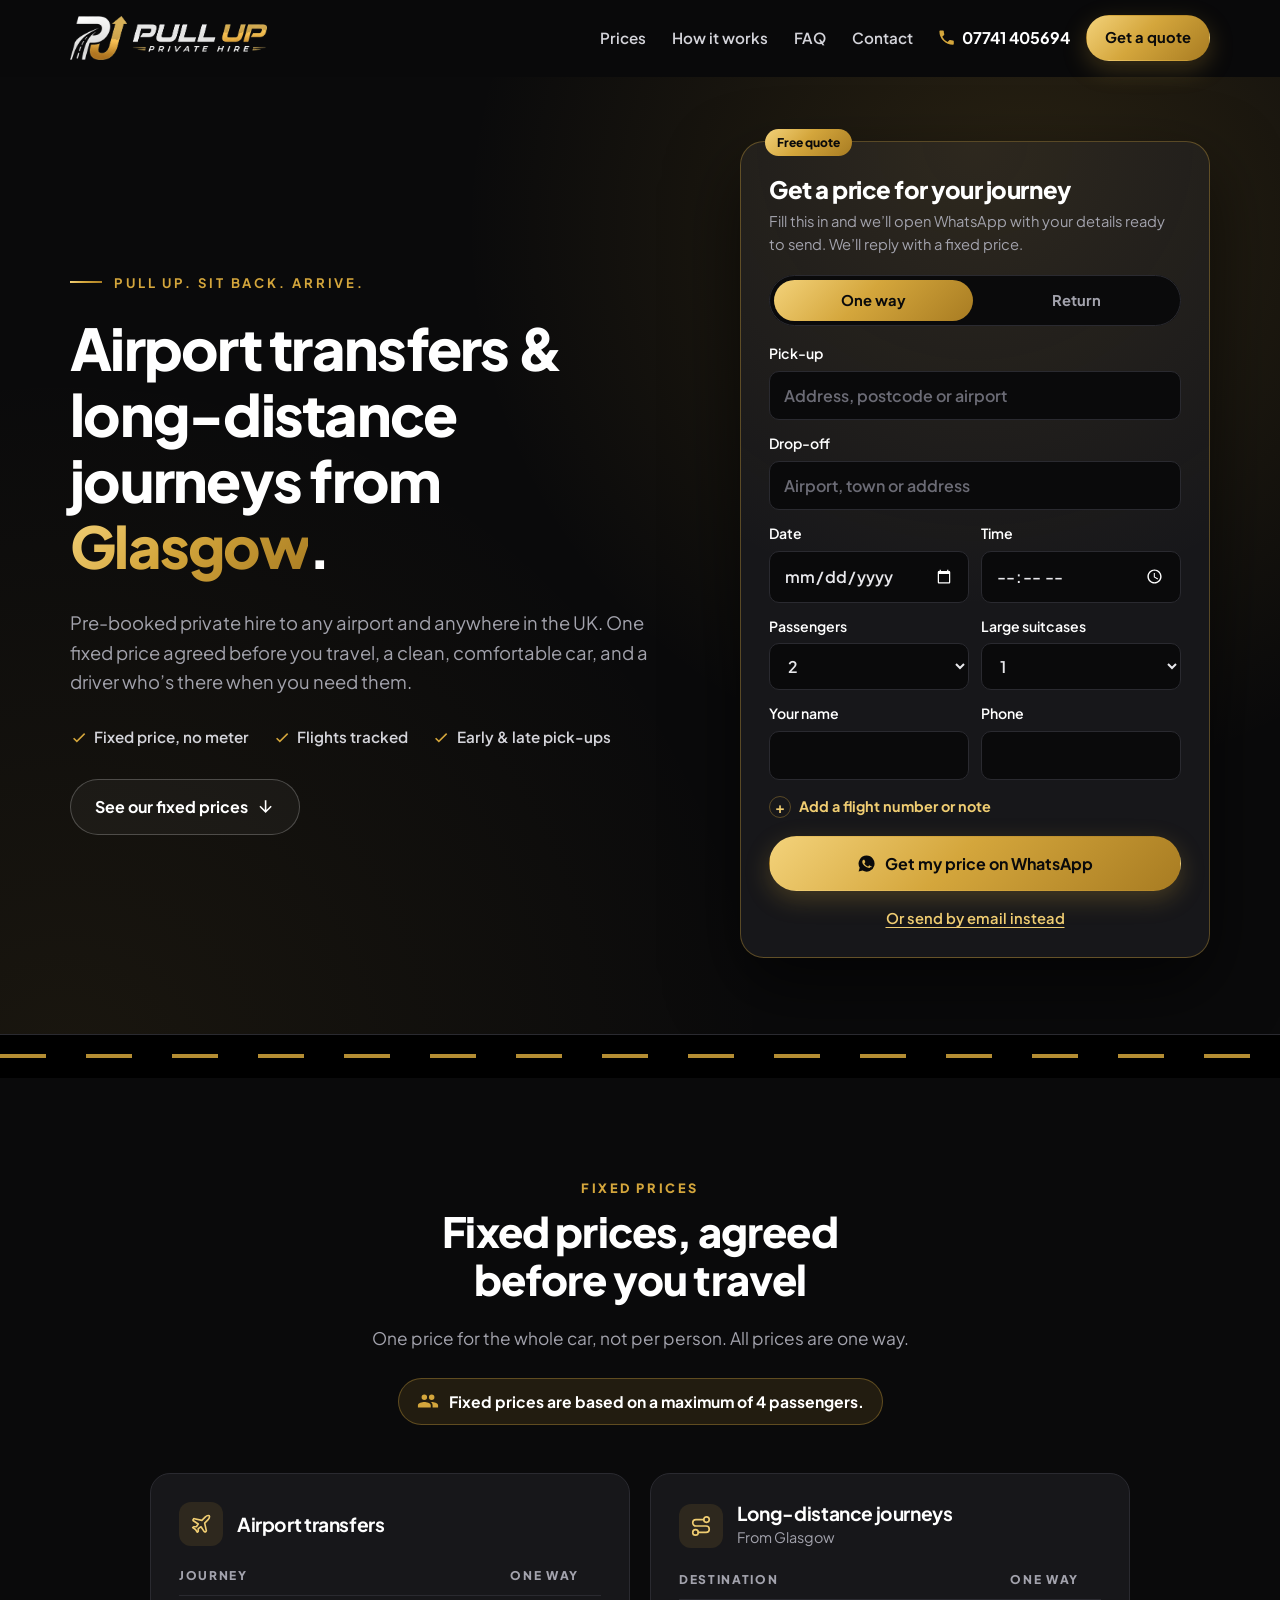
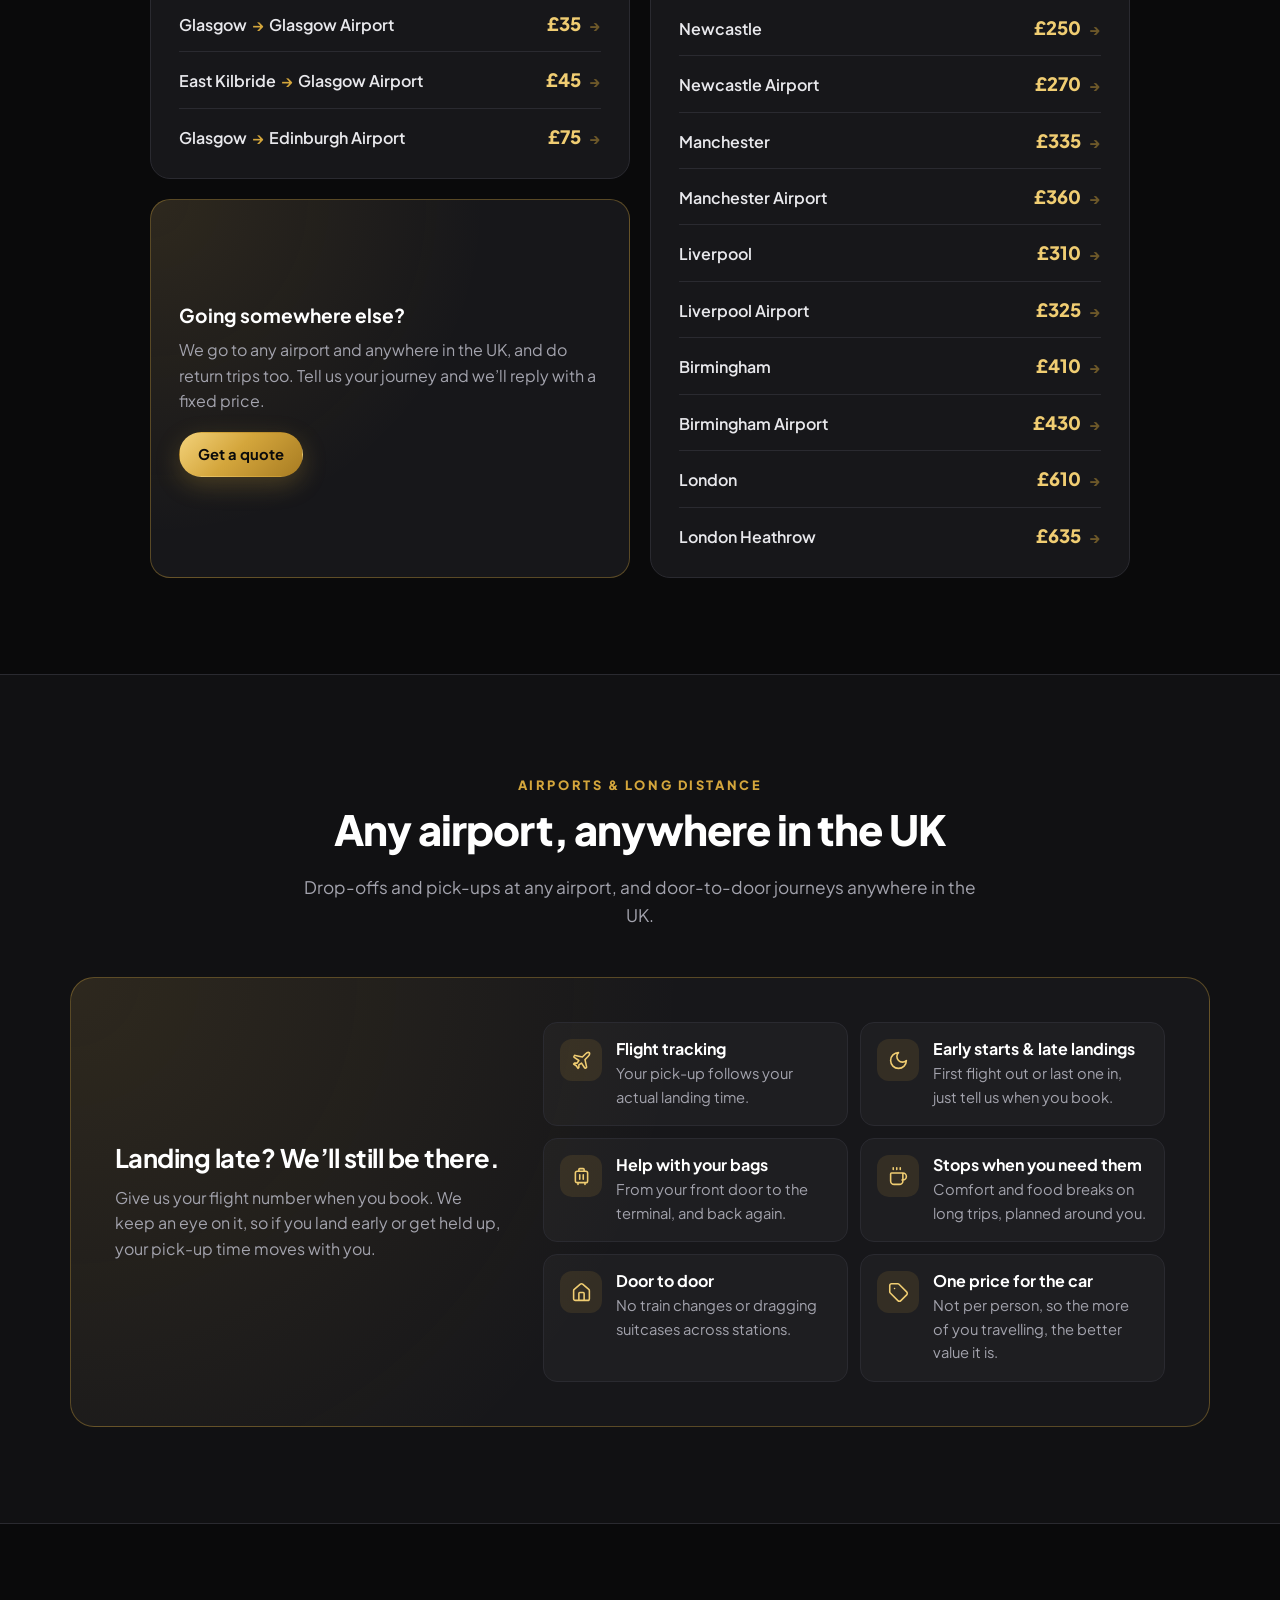
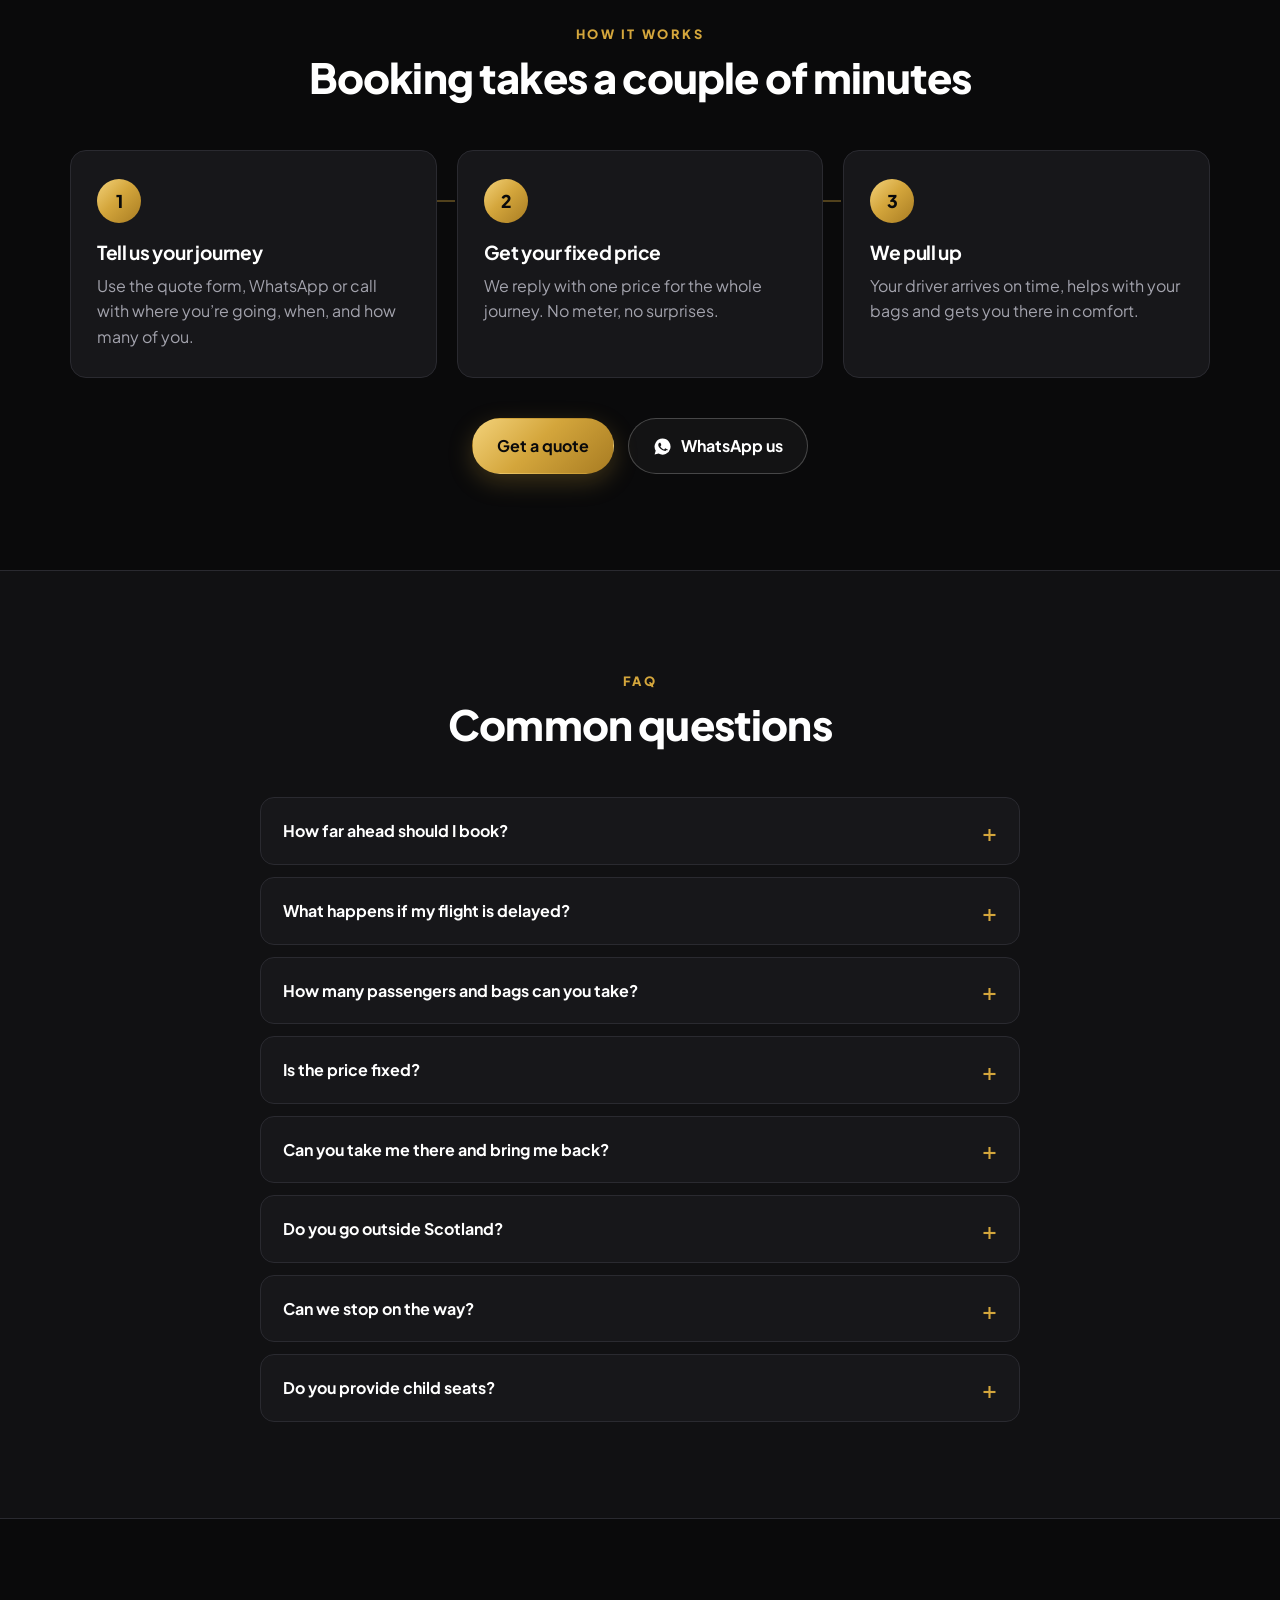
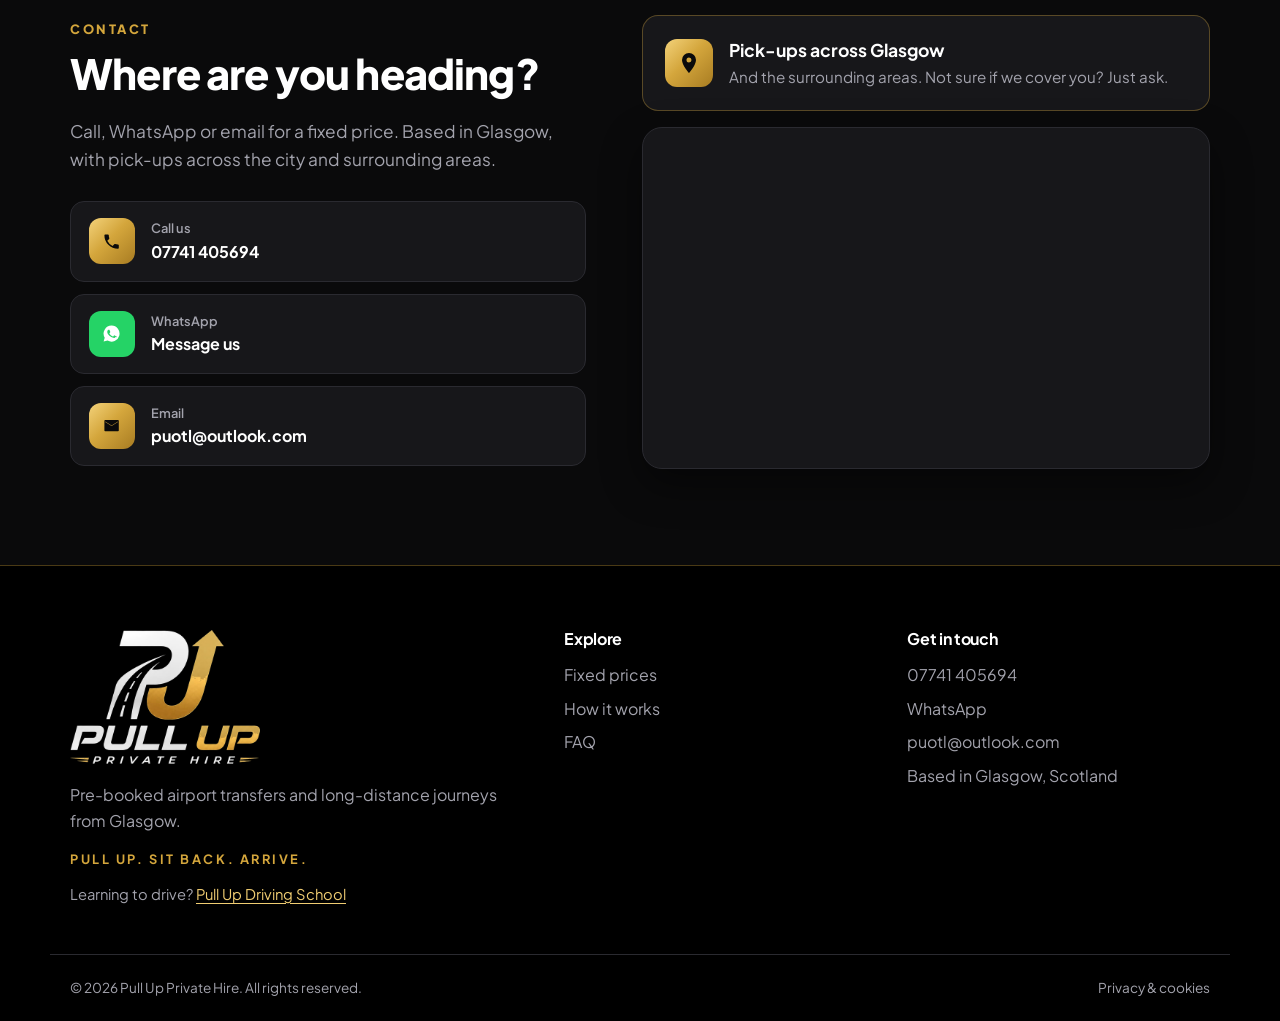
<file: index.html>
<!doctype html>
<html lang="en-GB">
<head>
  <meta charset="utf-8">
  <meta name="viewport" content="width=device-width, initial-scale=1">
  <title>Airport Transfers &amp; Long-Distance Private Hire Glasgow | Pull Up Private Hire</title>
  <meta name="description" content="Pre-booked airport transfers and long-distance journeys from Glasgow, to any airport and anywhere in the UK. Fixed prices, flights tracked.">
  <!-- Live on GitHub Pages for now. When a domain is bought, change these URLs here, in robots.txt, sitemap.xml and privacy/ (see README). -->
  <link rel="canonical" href="https://aacb12.github.io/pull-up-private-hire/">
  <meta name="theme-color" content="#0a0a0b">

  <meta property="og:title" content="Pull Up Private Hire | Airport Transfers &amp; Long-Distance Journeys from Glasgow">
  <meta property="og:description" content="Pre-booked airport transfers and long-distance journeys from Glasgow. One fixed price agreed before you travel.">
  <meta property="og:url" content="https://aacb12.github.io/pull-up-private-hire/">
  <meta property="og:image" content="https://aacb12.github.io/pull-up-private-hire/images/og-image.jpg">
  <meta property="og:image:width" content="1200">
  <meta property="og:image:height" content="630">
  <meta property="og:type" content="website">

  <link rel="icon" href="images/favicon.png" type="image/png" sizes="96x96">
  <link rel="apple-touch-icon" href="images/apple-touch-icon.png">
  <link rel="preconnect" href="https://fonts.googleapis.com">
  <link rel="preconnect" href="https://fonts.gstatic.com" crossorigin>
  <link href="https://fonts.googleapis.com/css2?family=Plus+Jakarta+Sans:wght@400;500;600;700;800&display=swap" rel="stylesheet">
  <link rel="stylesheet" href="styles.css?v=4">

  <script type="application/ld+json">
  {
    "@context": "https://schema.org",
    "@type": "TaxiService",
    "name": "Pull Up Private Hire",
    "url": "https://aacb12.github.io/pull-up-private-hire/",
    "image": "https://aacb12.github.io/pull-up-private-hire/images/og-image.jpg",
    "description": "Pre-booked airport transfers and long-distance journeys from Glasgow.",
    "areaServed": [
      { "@type": "City", "name": "Glasgow" },
      { "@type": "Country", "name": "United Kingdom" }
    ],
    "provider": {
      "@type": "LocalBusiness",
      "name": "Pull Up Private Hire",
      "url": "https://aacb12.github.io/pull-up-private-hire/",
      "telephone": "+447741405694",
      "email": "puotl@outlook.com",
      "address": { "@type": "PostalAddress", "addressLocality": "Glasgow", "addressCountry": "GB" }
    }
  }
  </script>
</head>
<body>

  <a href="#main" class="skip-link">Skip to content</a>

  <header class="site-header">
    <div class="container header-inner">
      <a href="#top" class="logo" aria-label="Pull Up Private Hire home">
        <img src="images/logo-header.png" alt="Pull Up Private Hire" width="537" height="120">
      </a>
      <nav class="nav" id="nav">
        <a href="#prices">Prices</a>
        <a href="#how">How it works</a>
        <a href="#faq">FAQ</a>
        <a href="#contact">Contact</a>
      </nav>
      <div class="header-actions">
        <a href="tel:+447741405694" class="header-phone">
          <svg viewBox="0 0 24 24" aria-hidden="true"><path d="M6.6 10.8a15.1 15.1 0 0 0 6.6 6.6l2.2-2.2c.3-.3.7-.4 1-.2 1.1.4 2.3.6 3.6.6.6 0 1 .4 1 1V20c0 .6-.4 1-1 1A17 17 0 0 1 3 4c0-.6.4-1 1-1h3.5c.6 0 1 .4 1 1 0 1.2.2 2.4.6 3.6.1.3 0 .7-.2 1l-2.3 2.2Z"/></svg>
          07741 405694
        </a>
        <a href="#quote" class="btn btn-gold btn-small">Get a quote</a>
        <button class="nav-toggle" aria-label="Open menu" aria-expanded="false" aria-controls="nav">
          <span></span><span></span><span></span>
        </button>
      </div>
    </div>
  </header>

  <main id="main">

    <!-- Hero with the quote form -->
    <section class="hero" id="top">
      <div class="container hero-inner">
        <div class="hero-copy">
          <p class="eyebrow">Pull Up. Sit back. Arrive.</p>
          <h1>Airport transfers &amp; long-distance journeys from <span class="hl">Glasgow</span>.</h1>
          <p class="lead">Pre-booked private hire to any airport and anywhere in the UK. One fixed price agreed before you travel, a clean, comfortable car, and a driver who’s there when you need them.</p>
          <ul class="trust">
            <li><svg viewBox="0 0 24 24" aria-hidden="true"><path d="m9 16.2-3.5-3.5L4 14.1l5 5 11-11-1.4-1.4z"/></svg>Fixed price, no meter</li>
            <li><svg viewBox="0 0 24 24" aria-hidden="true"><path d="m9 16.2-3.5-3.5L4 14.1l5 5 11-11-1.4-1.4z"/></svg>Flights tracked</li>
            <li><svg viewBox="0 0 24 24" aria-hidden="true"><path d="m9 16.2-3.5-3.5L4 14.1l5 5 11-11-1.4-1.4z"/></svg>Early &amp; late pick-ups</li>
          </ul>
          <a href="#prices" class="btn btn-ghost hero-prices">
            See our fixed prices
            <svg viewBox="0 0 24 24" aria-hidden="true"><path d="M11 4h2v12.2l5.3-5.3 1.4 1.4L12 20l-7.7-7.7 1.4-1.4 5.3 5.3z"/></svg>
          </a>
        </div>

        <form class="quote-card form" id="quote">
          <p class="tag">Free quote</p>
          <h2>Get a price for your journey</h2>
          <p class="form-hint">Fill this in and we’ll open WhatsApp with your details ready to send. We’ll reply with a fixed price.</p>

          <fieldset class="seg">
            <legend class="sr-only">Journey type</legend>
            <label><input type="radio" name="trip" value="One way" checked><span>One way</span></label>
            <label><input type="radio" name="trip" value="Return"><span>Return</span></label>
          </fieldset>

          <label>Pick-up
            <input name="pickup" required list="places" autocomplete="street-address" placeholder="Address, postcode or airport">
          </label>
          <label>Drop-off
            <input name="dropoff" required list="places" placeholder="Airport, town or address">
          </label>
          <div class="field-row">
            <label>Date<input name="date" type="date" required></label>
            <label>Time<input name="time" type="time" required step="300"></label>
          </div>
          <div class="field-row" id="return-fields" hidden>
            <label>Return date<input name="returnDate" type="date"></label>
            <label>Return time<input name="returnTime" type="time" step="300"></label>
          </div>
          <div class="field-row">
            <label>Passengers
              <select name="passengers">
                <option>1</option><option selected>2</option><option>3</option><option>4</option><option>5</option><option>6</option><option>7</option><option>8</option><option>9 or more</option>
              </select>
            </label>
            <label>Large suitcases
              <select name="cases">
                <option>0</option><option selected>1</option><option>2</option><option>3</option><option>4</option><option>5</option><option>6</option><option>7 or more</option>
              </select>
            </label>
          </div>
          <div class="field-row">
            <label>Your name<input name="name" required autocomplete="name"></label>
            <label>Phone<input name="phone" type="tel" required autocomplete="tel"></label>
          </div>
          <details class="more">
            <summary>Add a flight number or note</summary>
            <label>Flight number<input name="flight" placeholder="e.g. EZY6942" autocapitalize="characters"></label>
            <label>Anything else?<textarea name="message" rows="3" placeholder="e.g. child seat needed, or a stop on the way"></textarea></label>
          </details>

          <button type="submit" class="btn btn-gold btn-block">
            <svg viewBox="0 0 24 24" aria-hidden="true"><path d="M12 2a10 10 0 0 0-8.6 15.1L2 22l5-1.3A10 10 0 1 0 12 2Zm5.3 14.1c-.2.6-1.3 1.2-1.8 1.3-.5 0-1 .2-3.3-.7a11.4 11.4 0 0 1-4.6-4c-.4-.5-1-1.6-1-3 0-1.3.7-2 1-2.3.2-.3.5-.3.7-.3h.5c.2 0 .4 0 .6.5l.9 2.1c0 .2.1.4 0 .6l-.4.6-.5.5c-.1.2-.3.3-.1.6.2.3.8 1.3 1.7 2.1 1.2 1 2.1 1.3 2.4 1.5.3.1.5.1.7-.1l.9-1.1c.2-.3.4-.2.7-.1l2 1c.3.1.5.2.6.3 0 .2 0 .8-.2 1.4Z"/></svg>
            Get my price on WhatsApp
          </button>
          <button type="button" class="link-btn" id="send-email">Or send by email instead</button>

          <datalist id="places">
            <option value="Glasgow Airport"></option>
            <option value="Edinburgh Airport"></option>
            <option value="Glasgow Prestwick Airport"></option>
            <option value="Aberdeen Airport"></option>
            <option value="Inverness Airport"></option>
            <option value="Newcastle Airport"></option>
            <option value="Manchester Airport"></option>
            <option value="Liverpool John Lennon Airport"></option>
            <option value="Birmingham Airport"></option>
            <option value="London Heathrow Airport"></option>
            <option value="London Gatwick Airport"></option>
            <option value="London Stansted Airport"></option>
            <option value="London Luton Airport"></option>
            <option value="Glasgow city centre"></option>
            <option value="Edinburgh city centre"></option>
          </datalist>
        </form>
      </div>
      <div class="road" aria-hidden="true"></div>
    </section>

    <!-- Fixed prices: the one place destinations and prices are listed -->
    <section id="prices" class="section">
      <div class="container">
        <div class="section-head">
          <p class="kicker">Fixed prices</p>
          <h2>Fixed prices, agreed before you travel</h2>
          <p class="section-sub">One price for the whole car, not per person. All prices are one way.</p>
          <p class="price-note">
            <svg viewBox="0 0 24 24" aria-hidden="true"><path d="M16 11a3 3 0 1 0 0-6 3 3 0 0 0 0 6Zm-8 0a3 3 0 1 0 0-6 3 3 0 0 0 0 6Zm0 2c-2.3 0-7 1.2-7 3.5V19h14v-2.5C15 14.2 10.3 13 8 13Zm8 0h-1c1.2.8 2 2 2 3.5V19h6v-2.5c0-2.3-4.7-3.5-7-3.5Z"/></svg>
            Fixed prices are based on a maximum of 4 passengers.
          </p>
        </div>
        <div class="price-grid">
          <div class="price-card price-air">
            <div class="price-head">
              <span class="icon-wrap"><svg viewBox="0 0 24 24" aria-hidden="true"><path d="M17.8 19.2 16 11l3.5-3.5C21 6 21.5 4 21 3c-1-.5-3 0-4.5 1.5L13 8 4.8 6.2c-.5-.1-.9.1-1.1.5l-.3.5c-.2.5-.1 1 .3 1.3L9 12l-2 3H4l-1 1 3 2 2 3 1-1v-3l3-2 3.5 5.3c.3.4.8.5 1.3.3l.5-.2c.4-.3.6-.7.5-1.2Z"/></svg></span>
              <h3 id="price-air">Airport transfers</h3>
            </div>
            <p class="price-cols" aria-hidden="true"><span>Journey</span><span>One way</span></p>
            <ul class="price-list" aria-labelledby="price-air">
              <li><a href="#quote" data-to="Glasgow Airport"><span>Glasgow <span class="to" aria-hidden="true">→</span><span class="sr-only">to</span> Glasgow&nbsp;Airport</span><strong>£35</strong></a></li>
              <li><a href="#quote" data-to="Glasgow Airport"><span>East Kilbride <span class="to" aria-hidden="true">→</span><span class="sr-only">to</span> Glasgow&nbsp;Airport</span><strong>£45</strong></a></li>
              <li><a href="#quote" data-to="Edinburgh Airport"><span>Glasgow <span class="to" aria-hidden="true">→</span><span class="sr-only">to</span> Edinburgh&nbsp;Airport</span><strong>£75</strong></a></li>
            </ul>
          </div>
          <div class="price-card price-long">
            <div class="price-head">
              <span class="icon-wrap"><svg viewBox="0 0 24 24" aria-hidden="true"><circle cx="6" cy="19" r="3"/><path d="M9 19h8.5a3.5 3.5 0 0 0 0-7h-11a3.5 3.5 0 0 1 0-7H15"/><circle cx="18" cy="5" r="3"/></svg></span>
              <div>
                <h3 id="price-long">Long-distance journeys</h3>
                <span>From Glasgow</span>
              </div>
            </div>
            <p class="price-cols" aria-hidden="true"><span>Destination</span><span>One way</span></p>
            <ul class="price-list" aria-labelledby="price-long">
              <li><a href="#quote" data-to="Newcastle"><span>Newcastle</span><strong>£250</strong></a></li>
              <li><a href="#quote" data-to="Newcastle Airport"><span>Newcastle Airport</span><strong>£270</strong></a></li>
              <li><a href="#quote" data-to="Manchester"><span>Manchester</span><strong>£335</strong></a></li>
              <li><a href="#quote" data-to="Manchester Airport"><span>Manchester Airport</span><strong>£360</strong></a></li>
              <li><a href="#quote" data-to="Liverpool"><span>Liverpool</span><strong>£310</strong></a></li>
              <li><a href="#quote" data-to="Liverpool John Lennon Airport"><span>Liverpool Airport</span><strong>£325</strong></a></li>
              <li><a href="#quote" data-to="Birmingham"><span>Birmingham</span><strong>£410</strong></a></li>
              <li><a href="#quote" data-to="Birmingham Airport"><span>Birmingham Airport</span><strong>£430</strong></a></li>
              <li><a href="#quote" data-to="London"><span>London</span><strong>£610</strong></a></li>
              <li><a href="#quote" data-to="London Heathrow Airport"><span>London Heathrow</span><strong>£635</strong></a></li>
            </ul>
          </div>
          <div class="price-ask">
            <strong>Going somewhere else?</strong>
            <p>We go to any airport and anywhere in the UK, and do return trips too. Tell us your journey and we’ll reply with a fixed price.</p>
            <a href="#quote" class="btn btn-gold btn-small">Get a quote</a>
          </div>
        </div>
      </div>
    </section>

    <!-- Airports and long distance -->
    <section id="service" class="section section-tint">
      <div class="container">
        <div class="section-head">
          <p class="kicker">Airports &amp; long distance</p>
          <h2>Any airport, anywhere in the UK</h2>
          <p class="section-sub">Drop-offs and pick-ups at any airport, and door-to-door journeys anywhere in the UK.</p>
        </div>
        <!-- TODO: check each promise in this panel with the driver before going live -->
        <div class="panel">
          <div class="panel-copy">
            <h3>Landing late? We’ll still be there.</h3>
            <p>Give us your flight number when you book. We keep an eye on it, so if you land early or get held up, your pick-up time moves with you.</p>
          </div>
          <ul class="features">
            <li>
              <span class="icon-wrap"><svg viewBox="0 0 24 24" aria-hidden="true"><path d="M17.8 19.2 16 11l3.5-3.5C21 6 21.5 4 21 3c-1-.5-3 0-4.5 1.5L13 8 4.8 6.2c-.5-.1-.9.1-1.1.5l-.3.5c-.2.5-.1 1 .3 1.3L9 12l-2 3H4l-1 1 3 2 2 3 1-1v-3l3-2 3.5 5.3c.3.4.8.5 1.3.3l.5-.2c.4-.3.6-.7.5-1.2Z"/></svg></span>
              <div><strong>Flight tracking</strong><p>Your pick-up follows your actual landing time.</p></div>
            </li>
            <li>
              <span class="icon-wrap"><svg viewBox="0 0 24 24" aria-hidden="true"><path d="M12 3a6 6 0 0 0 9 9 9 9 0 1 1-9-9Z"/></svg></span>
              <div><strong>Early starts &amp; late landings</strong><p>First flight out or last one in, just tell us when you book.</p></div>
            </li>
            <li>
              <span class="icon-wrap"><svg viewBox="0 0 24 24" aria-hidden="true"><path d="M9 6V4a1 1 0 0 1 1-1h4a1 1 0 0 1 1 1v2M7 6h10a2 2 0 0 1 2 2v9a2 2 0 0 1-2 2H7a2 2 0 0 1-2-2V8a2 2 0 0 1 2-2ZM10 10v5M14 10v5M8 19v2M16 19v2"/></svg></span>
              <div><strong>Help with your bags</strong><p>From your front door to the terminal, and back again.</p></div>
            </li>
            <li>
              <span class="icon-wrap"><svg viewBox="0 0 24 24" aria-hidden="true"><path d="M10 2v2M14 2v2M6 2v2M16 8a1 1 0 0 1 1 1v8a4 4 0 0 1-4 4H7a4 4 0 0 1-4-4V9a1 1 0 0 1 1-1h12Zm0 0h1a4 4 0 1 1 0 8h-1"/></svg></span>
              <div><strong>Stops when you need them</strong><p>Comfort and food breaks on long trips, planned around you.</p></div>
            </li>
            <li>
              <span class="icon-wrap"><svg viewBox="0 0 24 24" aria-hidden="true"><path d="M15 21v-8a1 1 0 0 0-1-1h-4a1 1 0 0 0-1 1v8M3 10a2 2 0 0 1 .7-1.5l7-6a2 2 0 0 1 2.6 0l7 6A2 2 0 0 1 21 10v9a2 2 0 0 1-2 2H5a2 2 0 0 1-2-2Z"/></svg></span>
              <div><strong>Door to door</strong><p>No train changes or dragging suitcases across stations.</p></div>
            </li>
            <li>
              <span class="icon-wrap"><svg viewBox="0 0 24 24" aria-hidden="true"><path d="M12.6 2.6A2 2 0 0 0 11.2 2H4a2 2 0 0 0-2 2v7.2a2 2 0 0 0 .6 1.4l8.7 8.7a2.4 2.4 0 0 0 3.4 0l6.6-6.6a2.4 2.4 0 0 0 0-3.4ZM7.5 7.5h.01"/></svg></span>
              <div><strong>One price for the car</strong><p>Not per person, so the more of you travelling, the better value it is.</p></div>
            </li>
          </ul>
        </div>
      </div>
    </section>

    <!-- How it works -->
    <section id="how" class="section">
      <div class="container">
        <div class="section-head">
          <p class="kicker">How it works</p>
          <h2>Booking takes a couple of minutes</h2>
        </div>
        <ol class="steps">
          <li>
            <span class="step-num">1</span>
            <h3>Tell us your journey</h3>
            <p>Use the quote form, WhatsApp or call with where you’re going, when, and how many of you.</p>
          </li>
          <li>
            <span class="step-num">2</span>
            <h3>Get your fixed price</h3>
            <p>We reply with one price for the whole journey. No meter, no surprises.</p>
          </li>
          <li>
            <span class="step-num">3</span>
            <h3>We pull up</h3>
            <p>Your driver arrives on time, helps with your bags and gets you there in comfort.</p>
          </li>
        </ol>
        <div class="steps-cta">
          <a href="#quote" class="btn btn-gold">Get a quote</a>
          <a href="https://wa.me/447741405694" class="btn btn-ghost" target="_blank" rel="noopener">
            <svg viewBox="0 0 24 24" aria-hidden="true"><path d="M12 2a10 10 0 0 0-8.6 15.1L2 22l5-1.3A10 10 0 1 0 12 2Zm5.3 14.1c-.2.6-1.3 1.2-1.8 1.3-.5 0-1 .2-3.3-.7a11.4 11.4 0 0 1-4.6-4c-.4-.5-1-1.6-1-3 0-1.3.7-2 1-2.3.2-.3.5-.3.7-.3h.5c.2 0 .4 0 .6.5l.9 2.1c0 .2.1.4 0 .6l-.4.6-.5.5c-.1.2-.3.3-.1.6.2.3.8 1.3 1.7 2.1 1.2 1 2.1 1.3 2.4 1.5.3.1.5.1.7-.1l.9-1.1c.2-.3.4-.2.7-.1l2 1c.3.1.5.2.6.3 0 .2 0 .8-.2 1.4Z"/></svg>
            WhatsApp us
          </a>
        </div>
      </div>
    </section>

    <!-- FAQ -->
    <section id="faq" class="section section-tint">
      <div class="container narrow">
        <div class="section-head">
          <p class="kicker">FAQ</p>
          <h2>Common questions</h2>
        </div>
        <div class="faq">
          <details>
            <summary>How far ahead should I book?</summary>
            <p>As early as you can, especially for early-morning flights and long journeys. For a last-minute trip, message us anyway and we’ll tell you straight away if we can do it.</p>
          </details>
          <details>
            <summary>What happens if my flight is delayed?</summary>
            <p>Give us your flight number when you book. We track your flight and move your pick-up to when you actually land.</p>
          </details>
          <details>
            <summary>How many passengers and bags can you take?</summary>
            <p>Tell us how many passengers and large suitcases when you ask for a quote, and we’ll quote for a car that fits you all. Our fixed prices are for up to 4 passengers.</p>
          </details>
          <details>
            <summary>Is the price fixed?</summary>
            <p>Yes. We agree one price for the whole car before you travel, so there’s no meter running. If an airport drop-off or parking charge applies, we’ll tell you when we quote.</p>
          </details>
          <details>
            <summary>Can you take me there and bring me back?</summary>
            <p>Yes. Choose Return on the quote form and we’ll price both journeys. It’s popular for holidays: we drop you at the airport and collect you when you land.</p>
          </details>
          <details>
            <summary>Do you go outside Scotland?</summary>
            <p>Yes. We do long-distance journeys anywhere in the UK, including Newcastle, Manchester, Liverpool, Birmingham and London.</p>
          </details>
          <details>
            <summary>Can we stop on the way?</summary>
            <p>Of course. On longer journeys, just let us know and we’ll plan comfort and food stops.</p>
          </details>
          <details>
            <summary>Do you provide child seats?</summary>
            <p>Tell us your children’s ages when you ask for a quote and we’ll let you know what we can provide.</p>
          </details>
        </div>
      </div>
    </section>

    <!-- Contact -->
    <section id="contact" class="section">
      <div class="container contact">
        <div class="contact-info">
          <p class="kicker">Contact</p>
          <h2>Where are you heading?</h2>
          <p class="section-sub">Call, WhatsApp or email for a fixed price. Based in Glasgow, with pick-ups across the city and surrounding areas.</p>
          <div class="contact-cards">
            <a href="tel:+447741405694" class="contact-card">
              <span class="cc-icon"><svg viewBox="0 0 24 24" aria-hidden="true"><path d="M6.6 10.8a15.1 15.1 0 0 0 6.6 6.6l2.2-2.2c.3-.3.7-.4 1-.2 1.1.4 2.3.6 3.6.6.6 0 1 .4 1 1V20c0 .6-.4 1-1 1A17 17 0 0 1 3 4c0-.6.4-1 1-1h3.5c.6 0 1 .4 1 1 0 1.2.2 2.4.6 3.6.1.3 0 .7-.2 1l-2.3 2.2Z"/></svg></span>
              <span><small>Call us</small>07741 405694</span>
            </a>
            <a href="https://wa.me/447741405694" class="contact-card" target="_blank" rel="noopener">
              <span class="cc-icon cc-wa"><svg viewBox="0 0 24 24" aria-hidden="true"><path d="M12 2a10 10 0 0 0-8.6 15.1L2 22l5-1.3A10 10 0 1 0 12 2Zm5.3 14.1c-.2.6-1.3 1.2-1.8 1.3-.5 0-1 .2-3.3-.7a11.4 11.4 0 0 1-4.6-4c-.4-.5-1-1.6-1-3 0-1.3.7-2 1-2.3.2-.3.5-.3.7-.3h.5c.2 0 .4 0 .6.5l.9 2.1c0 .2.1.4 0 .6l-.4.6-.5.5c-.1.2-.3.3-.1.6.2.3.8 1.3 1.7 2.1 1.2 1 2.1 1.3 2.4 1.5.3.1.5.1.7-.1l.9-1.1c.2-.3.4-.2.7-.1l2 1c.3.1.5.2.6.3 0 .2 0 .8-.2 1.4Z"/></svg></span>
              <span><small>WhatsApp</small>Message us</span>
            </a>
            <a href="mailto:puotl@outlook.com" class="contact-card">
              <span class="cc-icon"><svg viewBox="0 0 24 24" aria-hidden="true"><path d="M4 5h16a1 1 0 0 1 1 1v12a1 1 0 0 1-1 1H4a1 1 0 0 1-1-1V6a1 1 0 0 1 1-1Zm0 2v.4l8 5 8-5V7l-8 5-8-5Z"/></svg></span>
              <span><small>Email</small>puotl@outlook.com</span>
            </a>
          </div>
        </div>
        <div class="contact-aside">
          <div class="area-card">
            <span class="area-icon"><svg viewBox="0 0 24 24" aria-hidden="true"><path d="M12 2a7 7 0 0 0-7 7c0 5.2 7 13 7 13s7-7.8 7-13a7 7 0 0 0-7-7Zm0 9.5A2.5 2.5 0 1 1 12 6.5a2.5 2.5 0 0 1 0 5Z"/></svg></span>
            <div>
              <strong>Pick-ups across Glasgow</strong>
              <span>And the surrounding areas. Not sure if we cover you? Just ask.</span>
            </div>
          </div>
          <div class="map">
            <iframe title="Map of Glasgow" src="https://maps.google.com/maps?q=Glasgow&amp;z=10&amp;output=embed" loading="lazy" referrerpolicy="no-referrer-when-downgrade"></iframe>
          </div>
        </div>
      </div>
    </section>

  </main>

  <footer class="site-footer">
    <div class="container footer-inner">
      <div class="footer-brand">
        <img class="footer-logo" src="images/logo-stacked.png" alt="Pull Up Private Hire" width="520" height="368" loading="lazy">
        <p>Pre-booked airport transfers and long-distance journeys from Glasgow.</p>
        <p class="footer-tagline">Pull Up. Sit back. Arrive.</p>
        <p class="footer-sister">Learning to drive? <a href="https://pullupdrivingschool.co.uk/" target="_blank" rel="noopener">Pull Up Driving School</a></p>
      </div>
      <div>
        <h4>Explore</h4>
        <a href="#prices">Fixed prices</a>
        <a href="#how">How it works</a>
        <a href="#faq">FAQ</a>
      </div>
      <div>
        <h4>Get in touch</h4>
        <a href="tel:+447741405694">07741 405694</a>
        <a href="https://wa.me/447741405694" target="_blank" rel="noopener">WhatsApp</a>
        <a href="mailto:puotl@outlook.com">puotl@outlook.com</a>
        <span>Based in Glasgow, Scotland</span>
      </div>
    </div>
    <div class="container footer-legal">
      <p>© <span id="year">2026</span> Pull Up Private Hire. All rights reserved.</p>
      <nav class="footer-legal-links" aria-label="Legal">
        <a href="privacy/">Privacy &amp; cookies</a>
      </nav>
    </div>
  </footer>

  <!-- Mobile quick-contact bar -->
  <div class="mobile-bar">
    <a href="tel:+447741405694">Call</a>
    <a href="https://wa.me/447741405694" target="_blank" rel="noopener">WhatsApp</a>
    <a href="#quote" class="mb-book">Quote</a>
  </div>

  <script src="script.js?v=4"></script>
</body>
</html>
</file>
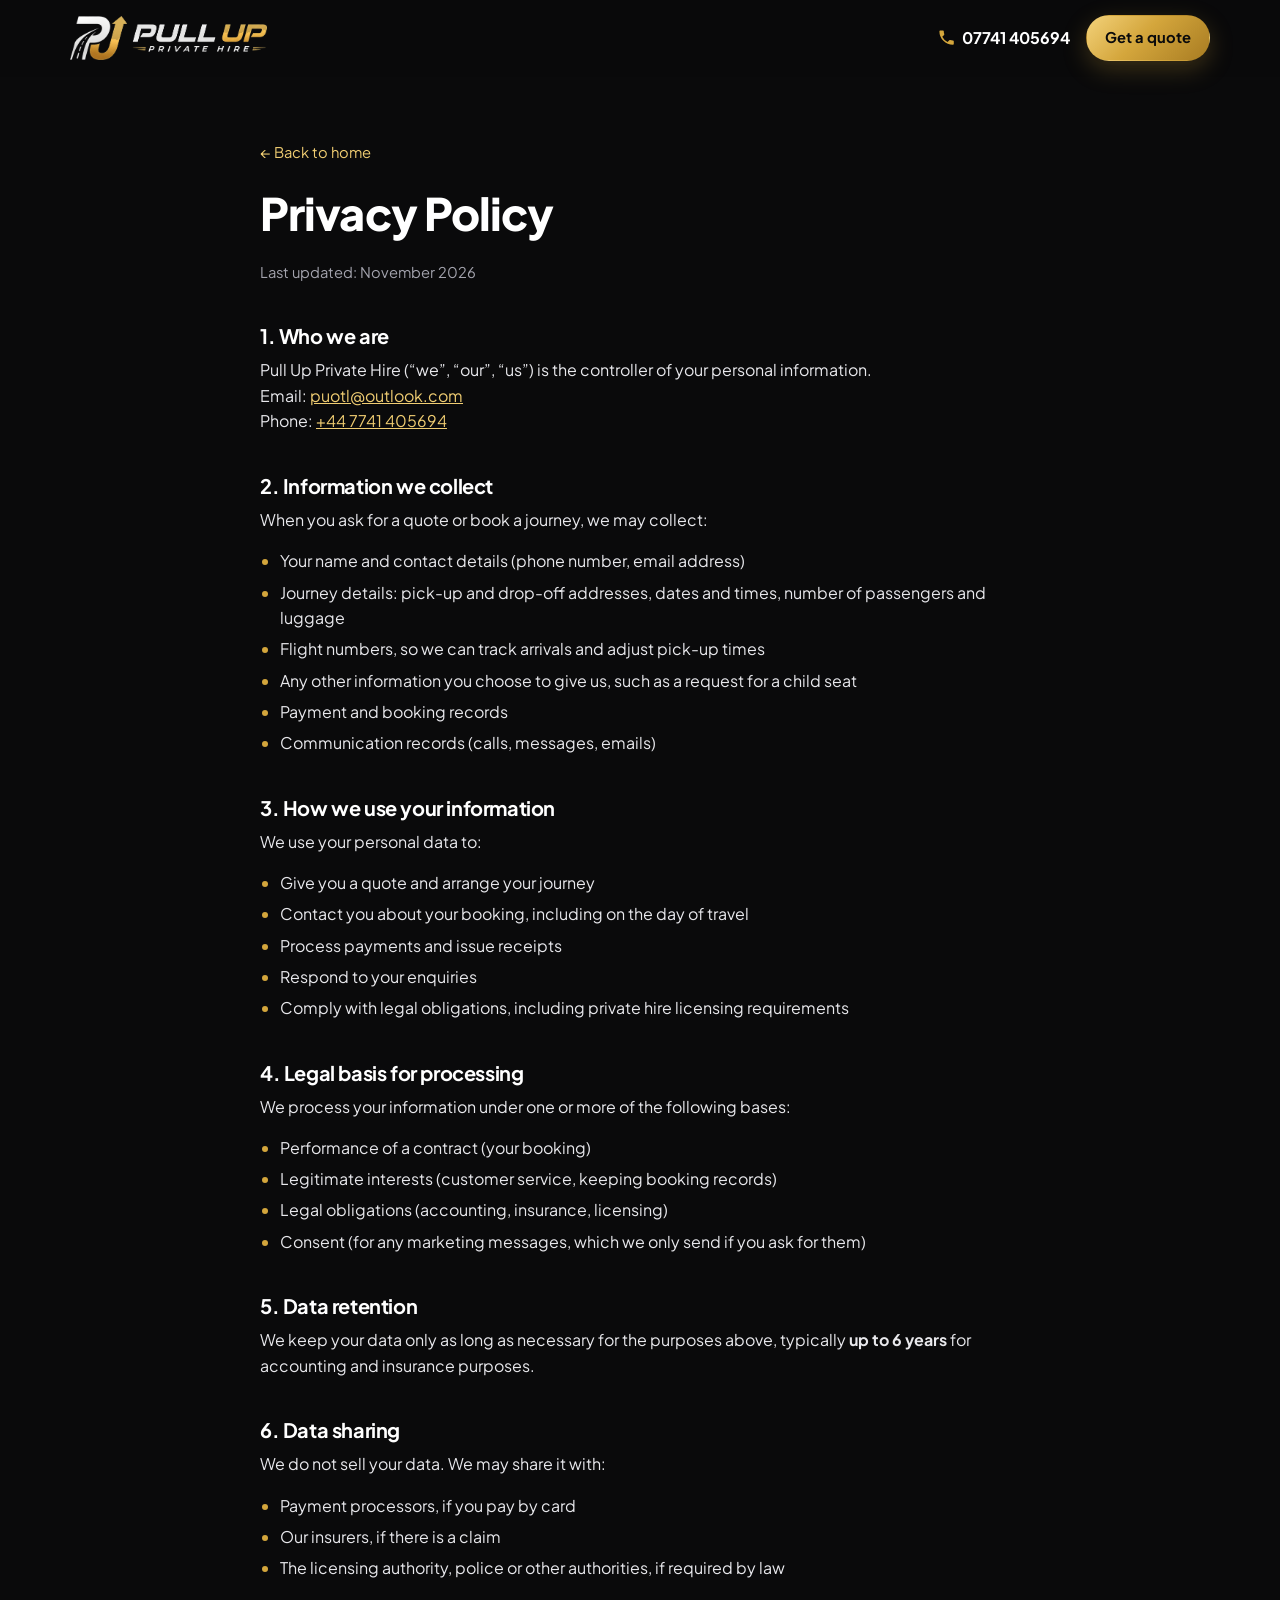
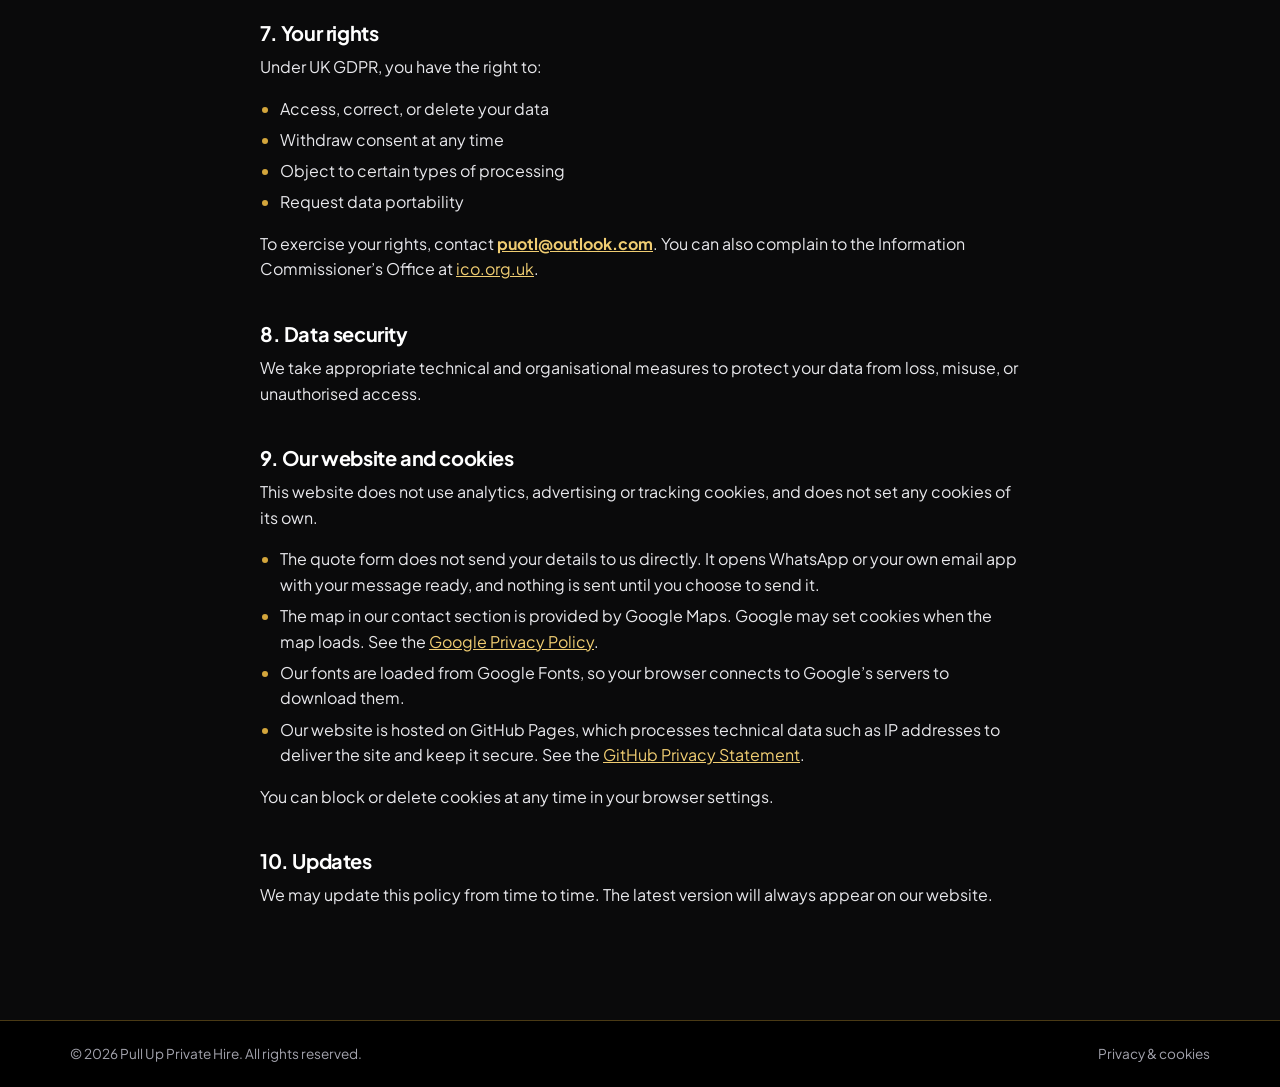
<file: privacy/index.html>
<!doctype html>
<html lang="en-GB">
<head>
  <meta charset="utf-8">
  <meta name="viewport" content="width=device-width, initial-scale=1">
  <title>Privacy Policy | Pull Up Private Hire</title>
  <meta name="description" content="How Pull Up Private Hire uses the personal information you give us when you ask for a quote or book a journey.">
  <link rel="canonical" href="https://aacb12.github.io/pull-up-private-hire/privacy/">
  <meta name="theme-color" content="#0a0a0b">
  <link rel="icon" href="../images/favicon.png" type="image/png" sizes="96x96">
  <link rel="apple-touch-icon" href="../images/apple-touch-icon.png">
  <link rel="preconnect" href="https://fonts.googleapis.com">
  <link rel="preconnect" href="https://fonts.gstatic.com" crossorigin>
  <link href="https://fonts.googleapis.com/css2?family=Plus+Jakarta+Sans:wght@400;500;600;700;800&display=swap" rel="stylesheet">
  <link rel="stylesheet" href="../styles.css?v=4">
</head>
<body class="legal-page">

  <a href="#main" class="skip-link">Skip to content</a>

  <header class="site-header">
    <div class="container header-inner">
      <a href="../" class="logo" aria-label="Pull Up Private Hire home">
        <img src="../images/logo-header.png" alt="Pull Up Private Hire" width="537" height="120">
      </a>
      <div class="header-actions">
        <a href="tel:+447741405694" class="header-phone">
          <svg viewBox="0 0 24 24" aria-hidden="true"><path d="M6.6 10.8a15.1 15.1 0 0 0 6.6 6.6l2.2-2.2c.3-.3.7-.4 1-.2 1.1.4 2.3.6 3.6.6.6 0 1 .4 1 1V20c0 .6-.4 1-1 1A17 17 0 0 1 3 4c0-.6.4-1 1-1h3.5c.6 0 1 .4 1 1 0 1.2.2 2.4.6 3.6.1.3 0 .7-.2 1l-2.3 2.2Z"/></svg>
          07741 405694
        </a>
        <a href="../#quote" class="btn btn-gold btn-small">Get a quote</a>
      </div>
    </div>
  </header>

  <main id="main" class="legal">
    <div class="container narrow">
      <p class="legal-back"><a href="../">← Back to home</a></p>
      <h1>Privacy Policy</h1>
      <p class="legal-updated">Last updated: November 2026</p>

      <h2>1. Who we are</h2>
      <!-- TODO: if the business trades through a limited company, add its legal name and company number here -->
      <p>Pull Up Private Hire (“we”, “our”, “us”) is the controller of your personal information.<br>
      Email: <a href="mailto:puotl@outlook.com">puotl@outlook.com</a><br>
      Phone: <a href="tel:+447741405694">+44 7741 405694</a></p>

      <h2>2. Information we collect</h2>
      <p>When you ask for a quote or book a journey, we may collect:</p>
      <ul>
        <li>Your name and contact details (phone number, email address)</li>
        <li>Journey details: pick-up and drop-off addresses, dates and times, number of passengers and luggage</li>
        <li>Flight numbers, so we can track arrivals and adjust pick-up times</li>
        <li>Any other information you choose to give us, such as a request for a child seat</li>
        <li>Payment and booking records</li>
        <li>Communication records (calls, messages, emails)</li>
      </ul>

      <h2>3. How we use your information</h2>
      <p>We use your personal data to:</p>
      <ul>
        <li>Give you a quote and arrange your journey</li>
        <li>Contact you about your booking, including on the day of travel</li>
        <li>Process payments and issue receipts</li>
        <li>Respond to your enquiries</li>
        <li>Comply with legal obligations, including private hire licensing requirements</li>
      </ul>

      <h2>4. Legal basis for processing</h2>
      <p>We process your information under one or more of the following bases:</p>
      <ul>
        <li>Performance of a contract (your booking)</li>
        <li>Legitimate interests (customer service, keeping booking records)</li>
        <li>Legal obligations (accounting, insurance, licensing)</li>
        <li>Consent (for any marketing messages, which we only send if you ask for them)</li>
      </ul>

      <h2>5. Data retention</h2>
      <p>We keep your data only as long as necessary for the purposes above, typically <strong>up to 6 years</strong> for accounting and insurance purposes.</p>

      <h2>6. Data sharing</h2>
      <p>We do not sell your data. We may share it with:</p>
      <ul>
        <li>Payment processors, if you pay by card</li>
        <li>Our insurers, if there is a claim</li>
        <li>The licensing authority, police or other authorities, if required by law</li>
      </ul>

      <h2>7. Your rights</h2>
      <p>Under UK GDPR, you have the right to:</p>
      <ul>
        <li>Access, correct, or delete your data</li>
        <li>Withdraw consent at any time</li>
        <li>Object to certain types of processing</li>
        <li>Request data portability</li>
      </ul>
      <p>To exercise your rights, contact <strong><a href="mailto:puotl@outlook.com">puotl@outlook.com</a></strong>. You can also complain to the Information Commissioner’s Office at <a href="https://ico.org.uk/" target="_blank" rel="noopener">ico.org.uk</a>.</p>

      <h2>8. Data security</h2>
      <p>We take appropriate technical and organisational measures to protect your data from loss, misuse, or unauthorised access.</p>

      <h2 id="cookies">9. Our website and cookies</h2>
      <p>This website does not use analytics, advertising or tracking cookies, and does not set any cookies of its own.</p>
      <ul>
        <li>The quote form does not send your details to us directly. It opens WhatsApp or your own email app with your message ready, and nothing is sent until you choose to send it.</li>
        <li>The map in our contact section is provided by Google Maps. Google may set cookies when the map loads. See the <a href="https://policies.google.com/privacy" target="_blank" rel="noopener">Google Privacy Policy</a>.</li>
        <li>Our fonts are loaded from Google Fonts, so your browser connects to Google’s servers to download them.</li>
        <li>Our website is hosted on GitHub Pages, which processes technical data such as IP addresses to deliver the site and keep it secure. See the <a href="https://docs.github.com/en/site-policy/privacy-policies/github-general-privacy-statement" target="_blank" rel="noopener">GitHub Privacy Statement</a>.</li>
      </ul>
      <p>You can block or delete cookies at any time in your browser settings.</p>

      <h2>10. Updates</h2>
      <p>We may update this policy from time to time. The latest version will always appear on our website.</p>
    </div>
  </main>

  <footer class="site-footer site-footer-compact">
    <div class="container footer-legal">
      <p>© 2026 Pull Up Private Hire. All rights reserved.</p>
      <nav class="footer-legal-links" aria-label="Legal">
        <a href="../privacy/" aria-current="page">Privacy &amp; cookies</a>
      </nav>
    </div>
  </footer>

</body>
</html>
</file>
<file: styles.css>
/* Pull Up Private Hire. Same palette, type and components as pullupdrivingschool.co.uk */
:root {
  --bg: #0a0a0b;
  --bg-alt: #111113;
  --surface: #17171a;
  --surface-2: #1e1e22;
  --border: #2a2a30;
  --text: #e8e8ec;
  --muted: #a3a3ad;
  --white: #ffffff;
  --gold: #d4a63c;
  --gold-light: #f0cd72;
  --gold-dark: #a87c22;
  --gold-grad: linear-gradient(135deg, #f3d27a 0%, #d4a63c 45%, #a87c22 100%);
  --gold-tint: rgba(212, 166, 60, 0.12);
  --gold-line: rgba(212, 166, 60, 0.35);
  --wa: #25d366;
  --radius: 16px;
  --shadow: 0 16px 40px rgba(0, 0, 0, 0.45);
  --shadow-lg: 0 28px 70px rgba(0, 0, 0, 0.6);
  color-scheme: dark;
}

* { box-sizing: border-box; }

html { scroll-behavior: smooth; scroll-padding-top: 92px; }

body {
  margin: 0;
  font-family: "Plus Jakarta Sans", -apple-system, BlinkMacSystemFont, "Segoe UI", Roboto, sans-serif;
  color: var(--text);
  background: var(--bg);
  line-height: 1.6;
  -webkit-font-smoothing: antialiased;
}

::selection { background: var(--gold); color: var(--bg); }

img { max-width: 100%; display: block; }

h1, h2, h3, h4 { color: var(--white); line-height: 1.15; margin: 0 0 .5em; letter-spacing: -0.02em; }
h2 { text-wrap: balance; }
h2 { font-size: clamp(1.8rem, 3.5vw, 2.6rem); font-weight: 800; }
h3 { font-size: 1.2rem; font-weight: 700; }
p { margin: 0 0 1em; }

a { color: var(--gold-light); }

svg { width: 1.2em; height: 1.2em; fill: currentColor; flex-shrink: 0; }

.container { max-width: 1180px; margin: 0 auto; padding: 0 20px; }
.narrow { max-width: 800px; }

.skip-link { position: absolute; left: -999px; top: 8px; background: var(--gold); color: var(--bg); padding: 8px 14px; border-radius: 8px; z-index: 100; }
.skip-link:focus { left: 8px; }
.sr-only { position: absolute; width: 1px; height: 1px; padding: 0; margin: -1px; overflow: hidden; clip: rect(0 0 0 0); white-space: nowrap; border: 0; }

/* Buttons */
.btn {
  display: inline-flex;
  align-items: center;
  justify-content: center;
  gap: 8px;
  padding: 14px 24px;
  border-radius: 999px;
  border: 1.5px solid transparent;
  font: inherit;
  font-weight: 700;
  text-decoration: none;
  cursor: pointer;
  transition: transform .15s ease, box-shadow .15s ease, border-color .15s ease, color .15s ease, filter .15s ease;
}
.btn:hover { transform: translateY(-2px); }
.btn-gold { background: var(--gold-grad); color: var(--bg); box-shadow: 0 8px 24px rgba(212, 166, 60, 0.25); }
.btn-gold:hover { filter: brightness(1.08); box-shadow: 0 10px 30px rgba(212, 166, 60, 0.35); }
.btn-ghost { background: rgba(255,255,255,.04); color: var(--white); border-color: rgba(255,255,255,.22); }
.btn-ghost:hover { border-color: var(--gold); color: var(--gold-light); }
.btn-outline { background: transparent; color: var(--white); border-color: var(--border); }
.btn-outline:hover { border-color: var(--gold); color: var(--gold-light); }
.btn-small { padding: 10px 18px; font-size: .92rem; }
.btn-block { width: 100%; }
.link-btn { display: block; margin: 12px auto 0; padding: 4px 8px; background: none; border: 0; font: inherit; font-size: .92rem; font-weight: 600; color: var(--gold-light); text-decoration: underline; text-underline-offset: 3px; cursor: pointer; }
.link-btn:hover { color: var(--white); }

/* Header */
.site-header {
  position: sticky;
  top: 0;
  z-index: 50;
  background: rgba(10, 10, 11, .88);
  backdrop-filter: saturate(160%) blur(12px);
  -webkit-backdrop-filter: saturate(160%) blur(12px);
  border-bottom: 1px solid transparent;
  transition: border-color .2s;
}
.site-header.scrolled { border-color: var(--border); }
.header-inner { display: flex; align-items: center; gap: 24px; height: 76px; }
.logo img { height: 44px; width: auto; }
.nav { display: flex; gap: 26px; margin-left: auto; }
.nav a { color: #d4d4da; text-decoration: none; font-weight: 600; font-size: .95rem; position: relative; transition: color .15s; white-space: nowrap; }
.nav a:hover { color: var(--white); }
.nav a::after { content: ""; position: absolute; left: 0; right: 0; bottom: -6px; height: 2px; background: var(--gold); transform: scaleX(0); transition: transform .2s; }
.nav a:hover::after { transform: scaleX(1); }
.header-actions { display: flex; align-items: center; gap: 16px; }
.header-actions .btn { white-space: nowrap; }
.header-phone { display: inline-flex; align-items: center; gap: 6px; color: var(--white); font-weight: 700; text-decoration: none; white-space: nowrap; }
.header-phone svg { color: var(--gold); }
.nav-toggle { display: none; background: none; border: 0; padding: 8px; cursor: pointer; }
.nav-toggle span { display: block; width: 24px; height: 2px; background: var(--white); margin: 5px 0; border-radius: 2px; transition: transform .2s, opacity .2s; }
.nav-toggle[aria-expanded="true"] span:nth-child(1) { transform: translateY(7px) rotate(45deg); }
.nav-toggle[aria-expanded="true"] span:nth-child(2) { opacity: 0; }
.nav-toggle[aria-expanded="true"] span:nth-child(3) { transform: translateY(-7px) rotate(-45deg); }

/* Hero */
.hero {
  position: relative;
  background:
    radial-gradient(circle at 80% 15%, rgba(212,166,60,.16), transparent 42%),
    radial-gradient(circle at 5% 100%, rgba(212,166,60,.08), transparent 45%),
    var(--bg);
  padding: 64px 0 120px;
  overflow: hidden;
}
.hero-inner { display: grid; grid-template-columns: minmax(0, 1fr) minmax(0, 470px); gap: 56px; align-items: center; }
.eyebrow { display: inline-flex; align-items: center; gap: 12px; color: var(--gold); font-size: .82rem; font-weight: 700; letter-spacing: .22em; text-transform: uppercase; margin-bottom: 22px; }
.eyebrow::before { content: ""; width: 32px; height: 2px; background: var(--gold-grad); }
.hero h1 { font-size: clamp(2.15rem, 4.6vw, 3.6rem); font-weight: 800; letter-spacing: -0.03em; }
.hl { background: var(--gold-grad); -webkit-background-clip: text; background-clip: text; color: transparent; }
.lead { font-size: 1.15rem; color: var(--muted); max-width: 34em; }
.trust { list-style: none; padding: 0; margin: 28px 0 0; display: flex; flex-wrap: wrap; gap: 10px 24px; font-weight: 600; font-size: .95rem; color: #d4d4da; }
.trust li { display: flex; align-items: center; gap: 6px; }
.trust svg { color: var(--gold); }
.hero-prices { margin-top: 30px; }

/* Quote form */
.quote-card {
  position: relative;
  background: radial-gradient(circle at 50% 0%, rgba(212,166,60,.12), transparent 55%), var(--surface);
  border: 1px solid var(--gold-line);
  border-radius: 24px;
  padding: 34px 28px 22px;
  box-shadow: var(--shadow-lg);
  scroll-margin-top: 92px;
}
.quote-card.flash { animation: flash 1.2s ease; }
@keyframes flash { 0%, 100% { box-shadow: var(--shadow-lg); } 30% { box-shadow: 0 0 0 4px var(--gold-line), var(--shadow-lg); } }
.quote-card h2 { font-size: 1.5rem; margin-bottom: 6px; }
.tag { position: absolute; top: -13px; left: 24px; background: var(--gold-grad); color: var(--bg); font-size: .75rem; font-weight: 800; padding: 4px 12px; border-radius: 999px; margin: 0; }
.form-hint { color: var(--muted); font-size: .92rem; margin-bottom: 18px; }

.form label { display: block; font-weight: 600; font-size: .88rem; color: var(--white); margin-bottom: 12px; }
.form label small { color: var(--muted); font-weight: 500; }
.form input, .form select, .form textarea {
  display: block; width: 100%; min-height: 46px; margin-top: 6px; padding: 11px 14px;
  border: 1px solid var(--border); border-radius: 10px; background: var(--bg);
  font: inherit; font-size: 1rem; color: var(--text);
}
.form input[type="date"], .form input[type="time"] { -webkit-appearance: none; appearance: none; }
.form textarea { resize: vertical; }
.form ::placeholder { color: #6b6b75; }
.form input:focus, .form select:focus, .form textarea:focus { outline: 2px solid var(--gold); outline-offset: 1px; border-color: transparent; }
.field-row { display: grid; grid-template-columns: 1fr 1fr; gap: 12px; }
.field-row[hidden] { display: none; }

.seg { display: grid; grid-template-columns: 1fr 1fr; gap: 4px; margin: 0 0 16px; padding: 4px; min-width: 0; border: 1px solid var(--border); border-radius: 999px; background: var(--bg); }
.form .seg label { position: relative; margin: 0; }
.seg input { position: absolute; opacity: 0; pointer-events: none; }
.seg span { display: block; padding: 9px 0; border-radius: 999px; text-align: center; font-weight: 700; font-size: .92rem; color: var(--muted); cursor: pointer; transition: color .15s, background .15s; }
.seg span:hover { color: var(--white); }
.seg input:checked + span { background: var(--gold-grad); color: var(--bg); }
.seg input:focus-visible + span { outline: 2px solid var(--gold-light); outline-offset: 2px; }

.more { margin: 2px 0 16px; }
.more summary { cursor: pointer; list-style: none; display: inline-flex; align-items: center; gap: 8px; font-size: .9rem; font-weight: 700; color: var(--gold-light); }
.more summary::-webkit-details-marker { display: none; }
.more summary::before { content: "+"; display: grid; place-items: center; width: 20px; height: 20px; border-radius: 50%; border: 1.5px solid var(--gold-line); font-size: .95rem; line-height: 1; transition: transform .2s; }
.more[open] summary::before { transform: rotate(45deg); }
.more[open] summary { margin-bottom: 12px; }

/* Road motif echoing the logo */
.road { position: absolute; left: 0; right: 0; bottom: 0; height: 44px; background: #000; border-top: 1px solid var(--border); }
.road::before { content: ""; position: absolute; left: 0; right: 0; top: 50%; height: 4px; transform: translateY(-50%); background: repeating-linear-gradient(90deg, var(--gold) 0 46px, transparent 46px 86px); opacity: .85; }

/* Sections */
.section { padding: 96px 0; }
.section-tint { background: var(--bg-alt); border-top: 1px solid var(--border); border-bottom: 1px solid var(--border); }
.section-head { text-align: center; max-width: 680px; margin: 0 auto 48px; }
.kicker { display: inline-block; font-size: .8rem; font-weight: 800; letter-spacing: .2em; text-transform: uppercase; color: var(--gold); margin-bottom: 10px; }
.section-sub { color: var(--muted); font-size: 1.08rem; }
.section-foot { margin: 32px 0 0; text-align: center; color: var(--muted); }

.icon-wrap { width: 52px; height: 52px; border-radius: 14px; background: var(--gold-tint); color: var(--gold-light); display: grid; place-items: center; flex-shrink: 0; }
.icon-wrap svg { width: 26px; height: 26px; fill: none; stroke: currentColor; stroke-width: 1.8; stroke-linecap: round; stroke-linejoin: round; }

/* Fixed prices */
.price-note { display: inline-flex; align-items: center; gap: 10px; margin: 8px 0 0; padding: 10px 18px; border-radius: 999px; background: var(--gold-tint); border: 1px solid var(--gold-line); color: var(--white); font-weight: 700; font-size: .98rem; text-align: left; }
.price-note svg { color: var(--gold); width: 22px; height: 22px; }
.price-grid { display: grid; grid-template-columns: 1fr 1fr; grid-template-rows: auto 1fr; grid-template-areas: "air long" "ask long"; gap: 20px; align-items: start; max-width: 980px; margin: 0 auto; }
.price-air { grid-area: air; }
.price-long { grid-area: long; }
.price-ask { grid-area: ask; }
.price-card { background: var(--surface); border: 1px solid var(--border); border-radius: 20px; padding: 28px 28px 14px; }
.price-head { display: flex; align-items: center; gap: 14px; margin-bottom: 20px; }
.price-head .icon-wrap { width: 44px; height: 44px; border-radius: 12px; }
.price-head .icon-wrap svg { width: 22px; height: 22px; }
.price-head h3 { margin: 0; }
.price-head span:not(.icon-wrap) { color: var(--muted); font-size: .9rem; }
.price-cols { display: flex; justify-content: space-between; margin: 0; padding: 0 22px 10px 0; border-bottom: 1px solid var(--border); font-size: .75rem; font-weight: 800; letter-spacing: .14em; text-transform: uppercase; color: var(--muted); }
.price-list { list-style: none; margin: 0; padding: 0; }
.price-list li + li { border-top: 1px solid var(--border); }
.price-list a { display: flex; align-items: baseline; justify-content: space-between; gap: 16px; padding: 13px 0; color: var(--text); font-weight: 600; text-decoration: none; transition: color .15s; }
.price-list a:hover { color: var(--white); }
.price-list a:focus-visible { outline: 2px solid var(--gold); outline-offset: 2px; border-radius: 6px; }
.price-list strong { font-size: 1.15rem; font-weight: 800; color: var(--gold-light); white-space: nowrap; }
.price-list strong::after { content: "→"; display: inline-block; margin-left: 8px; font-size: .9rem; color: var(--gold); opacity: .45; transition: opacity .15s, transform .15s; }
.price-list a:hover strong::after { opacity: 1; transform: translateX(3px); }
.price-list .to { color: var(--gold); margin: 0 2px; }
.price-ask { align-self: stretch; display: flex; flex-direction: column; align-items: flex-start; justify-content: center; background: radial-gradient(circle at 0% 0%, rgba(212,166,60,.12), transparent 55%), var(--surface); border: 1px solid var(--gold-line); border-radius: 20px; padding: 28px; }
.price-ask strong { color: var(--white); font-size: 1.2rem; margin-bottom: 6px; }
.price-ask p { color: var(--muted); margin-bottom: 18px; }

/* Feature panel and lists */
.panel { margin-top: 56px; display: grid; grid-template-columns: 1fr 1.6fr; gap: 40px; align-items: center; background: radial-gradient(circle at 0% 0%, rgba(212,166,60,.12), transparent 50%), var(--surface); border: 1px solid var(--gold-line); border-radius: 24px; padding: 44px; }
.panel h3 { font-size: 1.6rem; }
.panel-copy p { color: var(--muted); margin: 0; }
.features { list-style: none; margin: 0; padding: 0; display: grid; grid-template-columns: 1fr 1fr; gap: 12px; }
.features li { display: flex; align-items: flex-start; gap: 14px; background: rgba(255,255,255,.03); border: 1px solid var(--border); padding: 16px; border-radius: 14px; }
.features .icon-wrap { width: 42px; height: 42px; border-radius: 12px; }
.features .icon-wrap svg { width: 21px; height: 21px; }
.features strong { display: block; color: var(--white); margin-bottom: 2px; line-height: 1.3; }
.features p { margin: 0; color: var(--muted); font-size: .92rem; }
.section-head + .panel { margin-top: 0; }

/* How it works */
.steps { list-style: none; margin: 0; padding: 0; display: grid; grid-template-columns: repeat(3, 1fr); gap: 20px; }
.steps li { position: relative; background: var(--surface); border: 1px solid var(--border); border-radius: var(--radius); padding: 28px 26px; }
.steps li:not(:last-child)::after { content: ""; position: absolute; top: 49px; left: calc(100% + 1px); width: 18px; height: 2px; background: var(--gold-line); }
.steps p { color: var(--muted); margin: 0; }
.step-num { width: 44px; height: 44px; border-radius: 50%; background: var(--gold-grad); color: var(--bg); display: grid; place-items: center; font-weight: 800; font-size: 1.1rem; margin-bottom: 18px; }
.steps-cta { display: flex; flex-wrap: wrap; justify-content: center; gap: 14px; margin-top: 40px; }

/* FAQ */
.faq { display: grid; gap: 12px; }
.faq details { background: var(--surface); border: 1px solid var(--border); border-radius: 14px; padding: 0 22px; transition: border-color .2s; }
.faq details[open] { border-color: var(--gold-line); }
.faq summary { cursor: pointer; list-style: none; padding: 20px 32px 20px 0; font-weight: 700; color: var(--white); position: relative; }
.faq summary::-webkit-details-marker { display: none; }
.faq summary::after { content: "+"; position: absolute; right: 0; top: 50%; transform: translateY(-50%); font-size: 1.5rem; font-weight: 500; color: var(--gold); transition: transform .2s; }
.faq details[open] summary::after { transform: translateY(-50%) rotate(45deg); }
.faq details p { color: var(--muted); margin: 0 0 20px; }

/* Contact */
.contact { display: grid; grid-template-columns: 1fr 1.1fr; gap: 56px; align-items: start; }
.contact-cards { display: grid; gap: 12px; margin-top: 28px; }
.contact-card { display: flex; align-items: center; gap: 16px; padding: 16px 18px; background: var(--surface); border: 1px solid var(--border); border-radius: 14px; text-decoration: none; color: var(--white); font-weight: 700; transition: border-color .2s, transform .2s; word-break: break-word; }
.contact-card:hover { border-color: var(--gold-line); transform: translateX(4px); }
.contact-card small { display: block; font-size: .8rem; font-weight: 600; color: var(--muted); }
.cc-icon { width: 46px; height: 46px; flex-shrink: 0; border-radius: 12px; background: var(--gold-grad); color: var(--bg); display: grid; place-items: center; }
.cc-wa { background: var(--wa); color: #fff; }
.area-card { display: flex; align-items: center; gap: 16px; background: var(--surface); border: 1px solid var(--gold-line); border-radius: 16px; padding: 20px 22px; margin-bottom: 16px; }
.area-card strong { display: block; color: var(--white); font-size: 1.1rem; }
.area-card div > span { color: var(--muted); font-size: .95rem; }
.area-icon { width: 48px; height: 48px; flex-shrink: 0; border-radius: 12px; background: var(--gold-grad); color: var(--bg); display: grid; place-items: center; }
.area-icon svg { width: 24px; height: 24px; }
.map { border-radius: 20px; overflow: hidden; border: 1px solid var(--border); box-shadow: var(--shadow); background: var(--surface); }
.map iframe { border: 0; width: 100%; height: 340px; display: block; }

/* Footer */
.site-footer { background: #000; color: var(--muted); padding: 64px 0 0; border-top: 1px solid var(--gold-line); }
.footer-inner { display: grid; grid-template-columns: 1.5fr 1fr 1fr; gap: 40px; }
.footer-logo { width: 190px; height: auto; margin-bottom: 18px; }
.footer-tagline { color: var(--gold); font-size: .8rem; font-weight: 700; letter-spacing: .2em; text-transform: uppercase; }
.site-footer h4 { font-size: 1rem; margin-bottom: 14px; }
.site-footer a, .footer-inner > div > span { display: block; color: var(--muted); text-decoration: none; margin-bottom: 8px; word-break: break-word; }
.site-footer a:hover { color: var(--gold-light); }
.site-footer .footer-sister { font-size: .92rem; margin: 0; }
.site-footer .footer-sister a { display: inline; color: var(--gold-light); text-decoration: underline; text-underline-offset: 3px; }
.footer-legal { border-top: 1px solid var(--border); margin-top: 48px; padding: 22px 20px; font-size: .85rem; display: flex; flex-wrap: wrap; justify-content: space-between; gap: 8px 24px; }
.footer-legal p { margin: 0; }
.footer-legal-links { display: flex; flex-wrap: wrap; gap: 8px 20px; }
.site-footer .footer-legal-links a { display: inline; margin: 0; }

/* Legal pages and 404 */
.legal-page .header-actions { margin-left: auto; }
.legal { padding: 64px 0 96px; }
.legal h1 { font-size: clamp(2rem, 4vw, 2.8rem); font-weight: 800; }
.legal h2 { font-size: 1.25rem; font-weight: 700; margin-top: 2em; }
.legal ul { padding-left: 1.25em; margin: 0 0 1em; }
.legal li { margin-bottom: .35em; }
.legal li::marker { color: var(--gold); }
.legal-back { margin-bottom: 1.5em; font-size: .92rem; }
.legal-back a { text-decoration: none; }
.legal-updated { color: var(--muted); font-size: .92rem; }
.site-footer-compact { padding-top: 0; }
.site-footer-compact .footer-legal { margin-top: 0; border-top: 0; }

.mobile-bar { display: none; }

/* Scroll reveal */
.reveal { opacity: 0; transform: translateY(24px); transition: opacity .6s ease, transform .6s ease; }
.reveal.visible { opacity: 1; transform: none; }
@media (prefers-reduced-motion: reduce) {
  html { scroll-behavior: auto; }
  .reveal { opacity: 1; transform: none; transition: none; }
  .quote-card.flash { animation: none; }
}

/* Responsive */
@media (max-width: 1180px) {
  .header-phone { display: none; }
}

@media (max-width: 1080px) {
  .hero-inner { grid-template-columns: minmax(0, 1fr) minmax(0, 430px); gap: 40px; }
  .panel { grid-template-columns: 1fr; gap: 28px; }
}

@media (max-width: 900px) {
  .nav-toggle { display: block; }
  .nav {
    position: absolute; top: 76px; left: 0; right: 0;
    flex-direction: column; gap: 0; margin: 0;
    background: var(--bg-alt); border-bottom: 1px solid var(--border); box-shadow: var(--shadow);
    display: none;
  }
  .nav.open { display: flex; }
  .nav a { padding: 14px 20px; border-top: 1px solid var(--border); }
  .nav a::after { display: none; }
  .header-actions { margin-left: auto; }

  .hero { padding: 44px 0 104px; }
  .hero-inner, .contact { grid-template-columns: 1fr; }
  .quote-card { max-width: 560px; }
  .steps { grid-template-columns: 1fr; }
  .price-grid { grid-template-columns: 1fr; grid-template-areas: "air" "long" "ask"; max-width: 560px; }
  .steps li:not(:last-child)::after { top: auto; bottom: -19px; left: 48px; width: 2px; height: 18px; }
  .footer-inner { grid-template-columns: 1fr 1fr; }
  .footer-brand { grid-column: 1 / -1; }
}

@media (max-width: 600px) {
  .section { padding: 72px 0; }
  .logo img { height: 38px; }
  .header-actions .btn { display: none; }
  .hero-prices { margin-top: 24px; }
  .quote-card { padding: 30px 18px 18px; border-radius: 20px; }
  .features { grid-template-columns: 1fr; }
  .panel { padding: 28px 20px; }
  .price-note { border-radius: 14px; font-size: .92rem; }
  .price-card { padding: 22px 18px 8px; }
  .price-ask { padding: 22px 18px; }
  .contact-card { font-size: .9rem; }
  .map iframe { height: 280px; }
  .footer-inner { grid-template-columns: 1fr; }
  .steps-cta .btn { flex: 1 1 100%; }

  body { padding-bottom: 68px; }
  .mobile-bar {
    display: grid; grid-template-columns: 1fr 1fr 1fr; gap: 8px;
    position: fixed; left: 0; right: 0; bottom: 0; z-index: 60;
    padding: 10px 12px calc(10px + env(safe-area-inset-bottom));
    background: rgba(10,10,11,.94); border-top: 1px solid var(--border);
    backdrop-filter: blur(10px); -webkit-backdrop-filter: blur(10px);
  }
  .mobile-bar a { text-align: center; padding: 11px 0; border-radius: 999px; font-weight: 700; text-decoration: none; background: var(--surface-2); color: var(--white); border: 1px solid var(--border); }
  .mobile-bar a:nth-child(2) { background: var(--wa); color: #fff; border-color: var(--wa); }
  .mobile-bar .mb-book { background: var(--gold-grad); color: var(--bg); border: 0; }
}

/* Let grid children shrink below their content width (stops sideways scroll on phones) */
.hero-inner > *, .contact > *, .panel > *, .price-grid > *, .footer-inner > *, .field-row > * { min-width: 0; }
</file>
